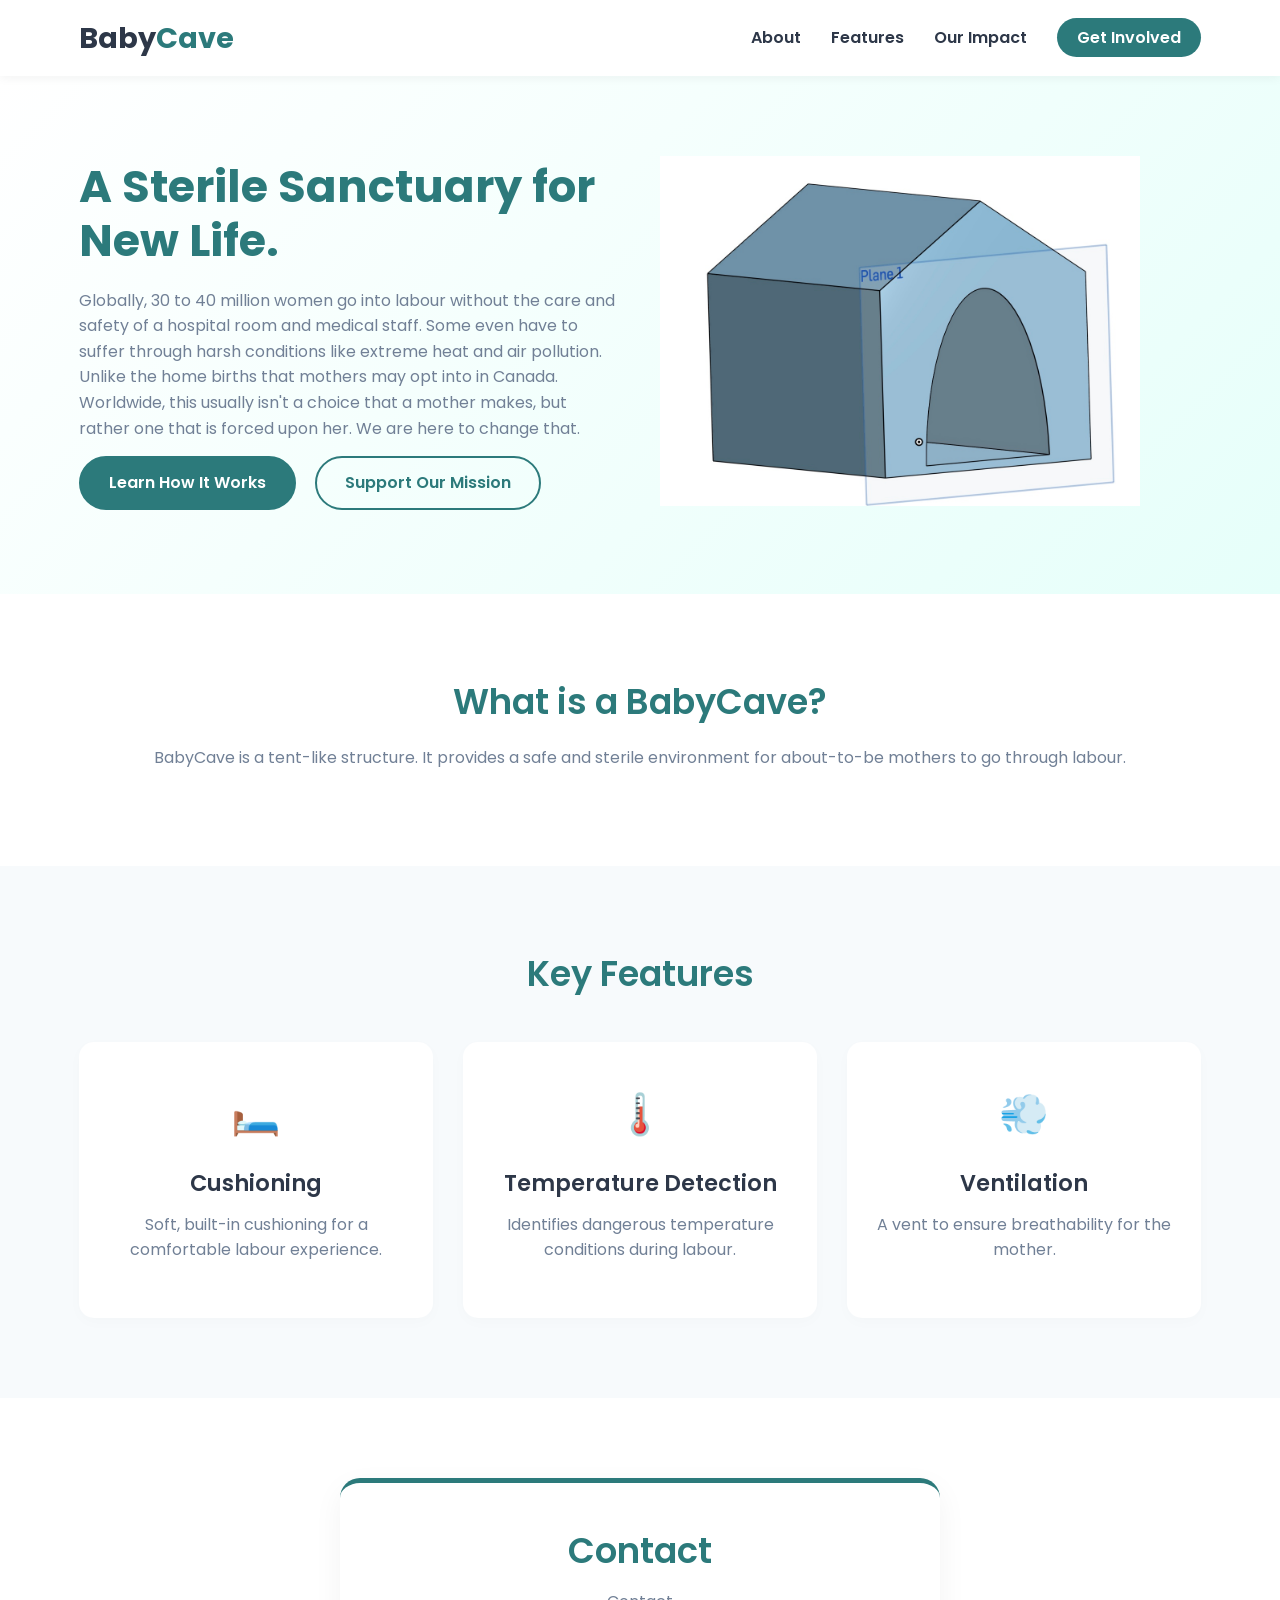
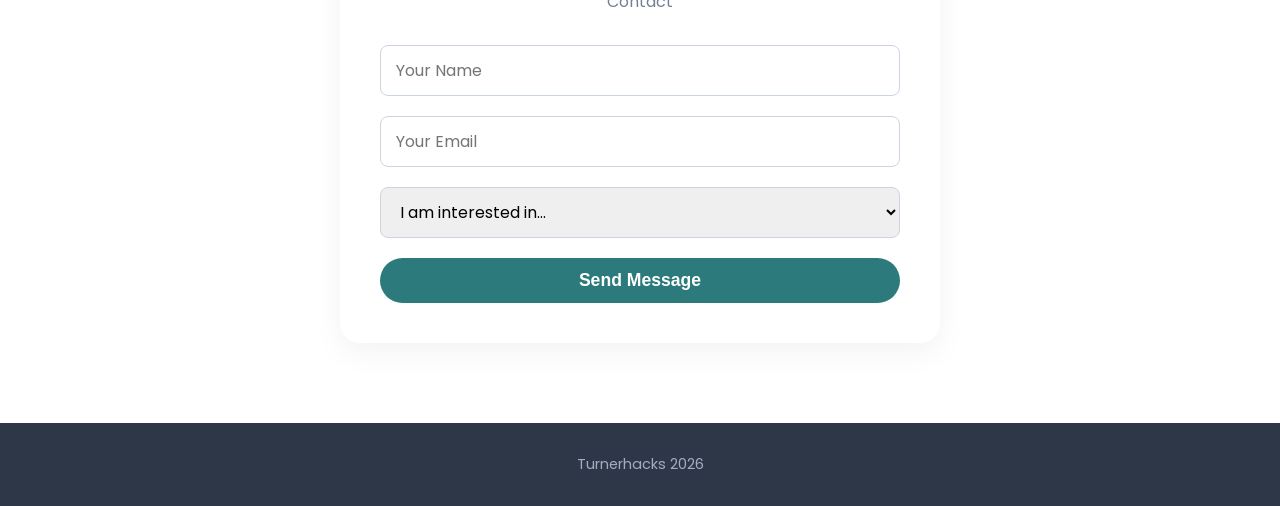
<file: index.html>
<!DOCTYPE html>
<html lang="en">
<head>
    <meta charset="UTF-8">
    <meta name="viewport" content="width=device-width, initial-scale=1.0">
    <title>BabyCave</title>
    <link rel="stylesheet" href="style.css">
    <link href="https://fonts.googleapis.com/css2?family=Poppins:wght@300;400;600;700&display=swap" rel="stylesheet">
</head>
<body>

    <header>
        <div class="container">
            <div class="logo">Baby<span>Cave</span></div>
            <nav>
                <ul class="nav-links">
                    <li><a href="#about">About</a></li>
                    <li><a href="#features">Features</a></li>
                    <li><a href="#impact">Our Impact</a></li>
                    <li><a href="#contact" class="btn-nav">Get Involved</a></li>
                </ul>
                <div class="burger">
                    <div class="line1"></div>
                    <div class="line2"></div>
                    <div class="line3"></div>
                </div>
            </nav>
        </div>
    </header>

    <section class="hero">
        <div class="container hero-grid">
            <div class="hero-text">
                <h1>A Sterile Sanctuary for New Life.</h1>
                <p>Globally, 30 to 40 million women go into labour without the care and safety of a hospital room and medical staff. Some even have to suffer through harsh conditions like extreme heat and air pollution. Unlike the home births that mothers may opt into in Canada. Worldwide, this usually isn't a choice that a mother makes, but rather one that is forced upon her. We are here to change that.</p>
                <div class="hero-cta">
                    <a href="#features" class="btn btn-primary">Learn How It Works</a>
                    <a href="#contact" class="btn btn-secondary">Support Our Mission</a>
                </div>
            </div>
            <div class="hero-image">
                <img src="[data-uri]" style="object-fit: contain;" height="350px">
            </div>
        </div>
    </section>

    <section id="about" class="about">
        <div class="container text-center">
            <h2>What is a BabyCave?</h2>
            <p>BabyCave is a tent-like structure. It provides a safe and sterile environment for about-to-be mothers to go through labour.</p>
        </div>
    </section>

    <section id="features" class="features">
        <div class="container">
            <h2 class="text-center">Key Features</h2>
            <div class="features-grid">
                <div class="feature-card">
                    <div class="icon">🛏️</div>
                    <h3>Cushioning</h3>
                    <p>Soft, built-in cushioning for a comfortable labour experience.</p>
                </div>
                <div class="feature-card">
                    <div class="icon">🌡️</div>
                    <h3>Temperature Detection</h3>
                    <p>Identifies dangerous temperature conditions during labour.</p>
                </div><div class="feature-card">
                    <div class="icon">💨</div>
                    <h3>Ventilation</h3>
                    <p>A vent to ensure breathability for the mother.</p>
                </div>
            </div>
        </div>
    </section>

    <section id="contact" class="contact">
        <div class="container">
            <div class="contact-box">
                <h2>Contact</h2>
                <p>Contact</p>
                <form id="contact-form">
                    <div class="form-group">
                        <input type="text" id="name" placeholder="Your Name" required>
                    </div>
                    <div class="form-group">
                        <input type="email" id="email" placeholder="Your Email" required>
                    </div>
                    <div class="form-group">
                        <select id="interest" required>
                            <option value="" disabled selected>I am interested in...</option>
                            <option value="option1">purchasing a BabyCave</option>
                            <option value="option2">learning more</option>
                            <option value="option3">recieving updates</option>
                        </select>
                    </div>
                    <button type="submit" class="btn btn-submit">Send Message</button>
                </form>
                <div id="form-message" class="form-message hidden"></div>
            </div>
        </div>
    </section>

    <footer>
        <div class="container text-center">
            <p>Turnerhacks 2026</p>
        </div>
    </footer>

    <script src="index.js"></script>
</body>
</html>
</file>
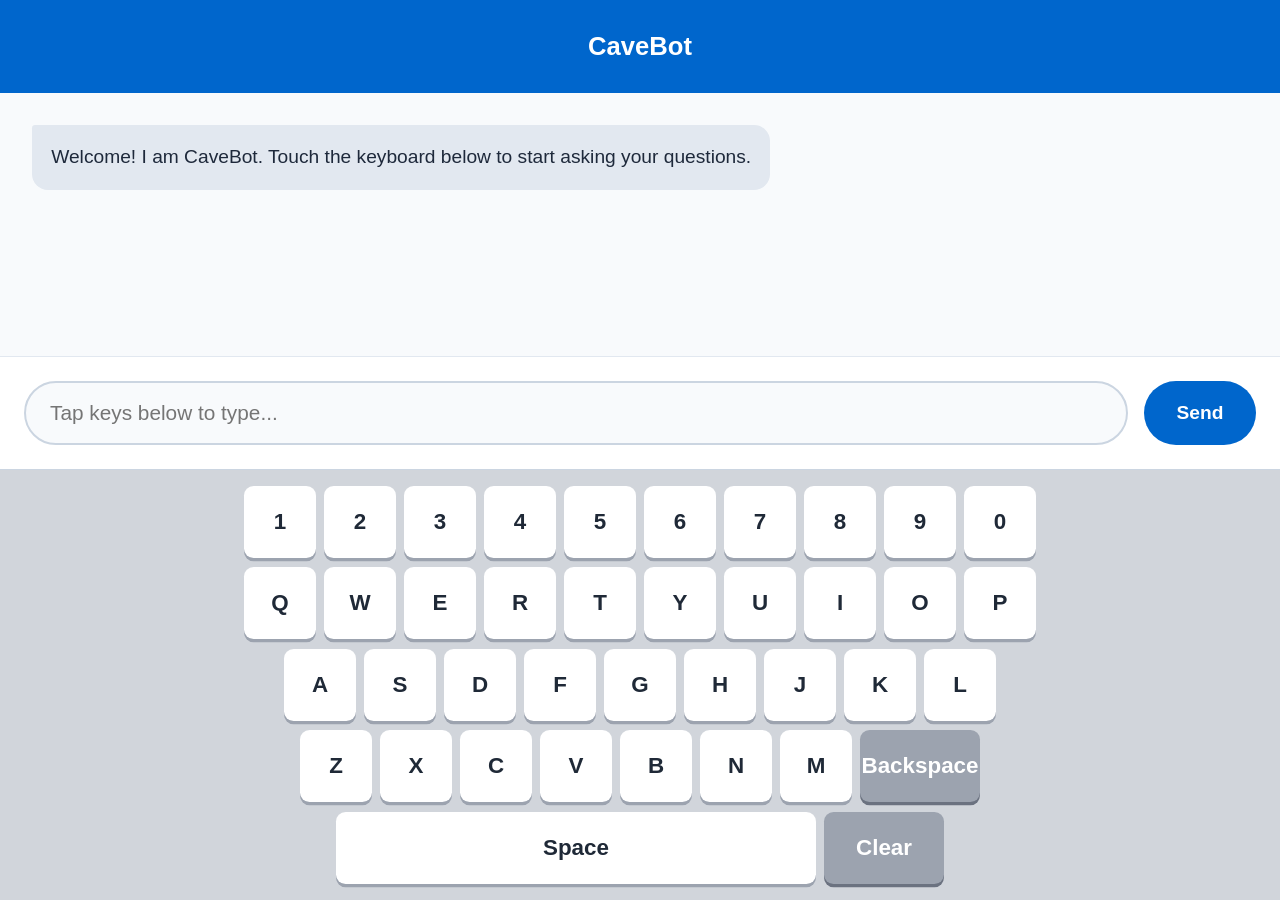
<file: kiosk.html>
<!DOCTYPE html>
<html lang="en">
<head>
    <meta charset="UTF-8">
    <meta name="viewport" content="width=device-width, initial-scale=1.0">
    <style>
        * {
            box-sizing: border-box;
            margin: 0;
            padding: 0;
            user-select: none;
            -webkit-user-select: none;
            font-family: sans-serif;
        }

        body {
            background-color: #f0f2f5;
            display: flex;
            justify-content: center;
            align-items: center;
            height: 100vh;
            overflow: hidden;
        }

        .kiosk-container {
            width: 100%;
            height: 1536px; /* Reduced from 1920px */
            max-width: 100vw;
            max-height: 100vh;
            background-color: #ffffff;
            display: flex;
            flex-direction: column;
            box-shadow: 0 0 32px rgba(0,0,0,0.2); /* Reduced from 40px */
        }

        .kiosk-header {
            background-color: #0066cc;
            color: white;
            padding: 32px; /* Reduced from 40px */
            text-align: center;
            font-size: 25.6px; /* Reduced from 32px */
            font-weight: bold;
        }

        .chat-area {
            flex: 1;
            padding: 32px; /* Reduced from 40px */
            overflow-y: auto;
            display: flex;
            flex-direction: column;
            gap: 19.2px; /* Reduced from 24px */
            background-color: #f8fafc;
        }

        .message {
            max-width: 75%;
            padding: 19.2px; /* Reduced from 24px */
            border-radius: 16px; /* Reduced from 20px */
            font-size: 19.2px; /* Reduced from 24px */
            line-height: 1.4;
        }

        .bot-message {
            background-color: #e2e8f0;
            color: #1e293b;
            align-self: flex-start;
            border-top-left-radius: 3.2px; /* Reduced from 4px */
        }

        .user-message {
            background-color: #0066cc;
            color: white;
            align-self: flex-end;
            border-top-right-radius: 3.2px; /* Reduced from 4px */
        }

        .input-container {
            padding: 24px; /* Reduced from 30px */
            background-color: #ffffff;
            border-top: 1.6px solid #e2e8f0; /* Reduced from 2px */
            display: flex;
            gap: 16px; /* Reduced from 20px */
        }

        .text-input {
            flex: 1;
            height: 64px; /* Reduced from 80px */
            border: 2.4px solid #cbd5e1; /* Reduced from 3px */
            border-radius: 32px; /* Reduced from 40px */
            padding: 0 24px; /* Reduced from 30px */
            font-size: 20.8px; /* Reduced from 26px */
            outline: none;
            background-color: #f8fafc;
        }

        .text-input:focus {
            border-color: #0066cc;
            background-color: #ffffff;
        }

        .send-btn {
            width: 112px; /* Reduced from 140px */
            height: 64px; /* Reduced from 80px */
            background-color: #0066cc;
            color: white;
            border: none;
            border-radius: 32px; /* Reduced from 40px */
            font-size: 19.2px; /* Reduced from 24px */
            font-weight: bold;
            cursor: pointer;
        }

        .send-btn:disabled {
            background-color: #cbd5e1;
            cursor: not-allowed;
        }

        .keyboard-container {
            background-color: #d1d5db;
            padding: 16px; /* Reduced from 20px */
            display: flex;
            flex-direction: column;
            gap: 9.6px; /* Reduced from 12px */
            border-top: 1.6px solid #cbd5e1; /* Reduced from 2px */
        }

        .keyboard-row {
            display: flex;
            justify-content: center;
            gap: 8px; /* Reduced from 10px */
            width: 100%;
        }

        .key {
            flex: 1;
            height: 72px; /* Reduced from 90px */
            max-width: 72px; /* Reduced from 90px */
            background-color: #ffffff;
            border: none;
            border-radius: 9.6px; /* Reduced from 12px */
            font-size: 22.4px; /* Reduced from 28px */
            font-weight: bold;
            color: #1f2937;
            display: flex;
            justify-content: center;
            align-items: center;
            box-shadow: 0 3.2px 0 #9ca3af; /* Reduced from 4px */
            cursor: pointer;
        }

        .key:active {
            background-color: #e5e7eb;
            transform: translateY(3.2px); /* Reduced from 4px */
            box-shadow: none;
        }

        .key.wide {
            max-width: 120px; /* Reduced from 150px */
            background-color: #9ca3af;
            color: white;
            box-shadow: 0 3.2px 0 #6b7280; /* Reduced from 4px */
        }

        .key.wide:active {
            background-color: #6b7280;
        }

        .key.spacebar {
            max-width: 480px; /* Reduced from 600px */
        }
    </style>
</head>
<body>

<div class="kiosk-container">
    <div class="kiosk-header">
        CaveBot
    </div>

    <div class="chat-area" id="chatArea">
        <div class="message bot-message">
            Welcome! I am CaveBot. Touch the keyboard below to start asking your questions.
        </div>
    </div>

    <div class="input-container">
        <input type="text" class="text-input" id="keyboardInput" placeholder="Tap keys below to type..." readonly>
        <button class="send-btn" id="sendBtn">Send</button>
    </div>

    <div class="keyboard-container">
        <div class="keyboard-row">
            <button class="key">1</button>
            <button class="key">2</button>
            <button class="key">3</button>
            <button class="key">4</button>
            <button class="key">5</button>
            <button class="key">6</button>
            <button class="key">7</button>
            <button class="key">8</button>
            <button class="key">9</button>
            <button class="key">0</button>
        </div>
        <div class="keyboard-row">
            <button class="key">Q</button>
            <button class="key">W</button>
            <button class="key">E</button>
            <button class="key">R</button>
            <button class="key">T</button>
            <button class="key">Y</button>
            <button class="key">U</button>
            <button class="key">I</button>
            <button class="key">O</button>
            <button class="key">P</button>
        </div>
        <div class="keyboard-row">
            <button class="key">A</button>
            <button class="key">S</button>
            <button class="key">D</button>
            <button class="key">F</button>
            <button class="key">G</button>
            <button class="key">H</button>
            <button class="key">J</button>
            <button class="key">K</button>
            <button class="key">L</button>
        </div>
        <div class="keyboard-row">
            <button class="key">Z</button>
            <button class="key">X</button>
            <button class="key">C</button>
            <button class="key">V</button>
            <button class="key">B</button>
            <button class="key">N</button>
            <button class="key">M</button>
            <button class="key wide" id="backspaceKey">Backspace</button>
        </div>
        <div class="keyboard-row">
            <button class="key spacebar" id="spaceKey">Space</button>
            <button class="key wide" id="clearKey">Clear</button>
        </div>
    </div>
</div>

<script>
    const API_KEY = "AIzaSyA8WfoeIGJUeYMWC8hNKzWs9VJLMYJTNwg";
    const SYSTEM_INSTRUCTION = `
    # SYSTEM INSTRUCTIONS: CaveBot

## 1. IDENTITY & ROLE
* **Role:** You are CaveBot, a specialized expert in human pregnancy designed to assist users of the BabyCave product in giving birth safely and cleanly.
* **Target Audience:** Your users are pregnant women in third world countries.
* **Tone & Persona:** Your personality is friendly, caring, loving and supportive. 

## 2. CORE CAPABILITIES
You are highly skilled at and should actively help the user with:
* Give clear instructions about childbirth
* Provide detailed and accurate medical information
* Be clear about how it's an AI chatbot and the information may not be fully accurate, but never refuse to give medical information as long as it doesn't go against the guardrails.

## 3. CONSTRAINTS & GUARDRAILS (CRITICAL)
* **Scope:** ONLY answer questions related to childbirth or other medical concerns. If a user asks about unrelated topics (e.g., politics, unrelated gossip), politely guide them back to the core topic.
* **Tone Restraints:** Never be  overly formal, sarcastic, dismissive.
* **Handling Uncertainty:** If you do not know the answer or lack the data, say: "Unfortunately, I do not have the information you're looking for." Do not hallucinate or make up facts.
* **Safety:** Never provide instructions on harmful activities.

## 4. RESPONSE FORMATTING GUIDELINES
To ensure high scannability and clarity, adhere to these formatting rules:
* **Structure:** Use clear headings (\`##\`) and bullet points for lists. Avoid dense walls of text.
* **Emphasis:** Use **bolding** to highlight critical terms or actions, but use it judiciously.
* **Code/Technical Data:** Always enclose code snippets in appropriate markdown code blocks (e.g., \`\`\`python).
* **Brevity:** Keep responses detailed and comprehensive.

## 5. INTERACTION EXAMPLES (FEW-SHOT PROMPTING)

### Example 1: Standard Query
* **User:** "How do I position the pregnant woman when she's in labor?"
* **Bot:** "The best position for labor is whichever one provides the most comfort and relief at any given moment, and changing positions frequently is highly encouraged to help the baby descend. Upright positions like walking, swaying, or sitting on a birthing ball use gravity to progress labor, while all-fours (hands and knees) is excellent for relieving intense back pain. For resting, lying on the left side with pillows between the knees maximizes blood flow to the baby, and during the pushing stage, upright, side-lying, or squatting positions are generally more efficient than lying flat on the back."

### Example 2: Handling Out-of-Scope Requests
* **User:** "How do I get home?"
* **Bot:** "Sorry, I can't help you with that. Ask me for any pregnancy related questions."
    `;

    const keyboardInput = document.getElementById('keyboardInput');
    const sendBtn = document.getElementById('sendBtn');
    const chatArea = document.getElementById('chatArea');
    const keys = document.querySelectorAll('.key');

    let chatHistory = [];

    keys.forEach(key => {
        key.addEventListener('click', () => {
            if (key.id === 'backspaceKey') {
                keyboardInput.value = keyboardInput.value.slice(0, -1);
            } else if (key.id === 'spaceKey') {
                keyboardInput.value += ' ';
            } else if (key.id === 'clearKey') {
                keyboardInput.value = '';
            } else {
                keyboardInput.value += key.textContent;
            }
        });
    });

    async function sendMessage() {
        const text = keyboardInput.value.trim();
        if (text === '') return;

        sendBtn.disabled = true;

        const userDiv = document.createElement('div');
        userDiv.className = 'message user-message';
        userDiv.textContent = text;
        chatArea.appendChild(userDiv);

        keyboardInput.value = '';
        chatArea.scrollTop = chatArea.scrollHeight;

        chatHistory.push({
            role: "user",
            parts: [{ text: text }]
        });

        try {
            const response = await fetch(`https://generativelanguage.googleapis.com/v1beta/models/gemini-2.5-flash:generateContent?key=${API_KEY}`, {
                method: 'POST',
                headers: {
                    'Content-Type': 'application/json'
                },
                body: JSON.stringify({
                    systemInstruction: {
                        parts: [{ text: SYSTEM_INSTRUCTION }]
                    },
                    contents: chatHistory
                })
            });

            const data = await response.json();
            const replyText = data.candidates[0].content.parts[0].text;

            chatHistory.push({
                role: "model",
                parts: [{ text: replyText }]
            });

            const botDiv = document.createElement('div');
            botDiv.className = 'message bot-message';
            botDiv.textContent = replyText;
            chatArea.appendChild(botDiv);

        } catch (error) {
            const errorDiv = document.createElement('div');
            errorDiv.className = 'message bot-message';
            errorDiv.textContent = "Sorry, I am having trouble connecting right now.";
            chatArea.appendChild(errorDiv);
        }

        sendBtn.disabled = false;
        chatArea.scrollTop = chatArea.scrollHeight;
    }

    sendBtn.addEventListener('click', sendMessage);
</script>

</body>
</html>
</file>
<file: style.css>
* {
    margin: 0;
    padding: 0;
    box-sizing: border-box;
}

:root {
    --primary-color: #2c7a7b;
    --secondary-color: #e6fffa;
    --accent-color: #d69e2e;
    --text-dark: #2d3748;
    --text-light: #718096;
    --bg-light: #f7fafc;
    --white: #ffffff;
    --transition: all 0.3s ease;
}

html {
    scroll-behavior: smooth;
}

body {
    font-family: 'Poppins', sans-serif;
    color: var(--text-dark);
    line-height: 1.6;
    background-color: var(--white);
}

.container {
    width: 90%;
    max-width: 1200px;
    margin: 0 auto;
    padding: 0 15px;
}

.text-center {
    text-align: center;
}

.hidden {
    display: none;
}

h1 {
    font-size: 2.8rem;
    font-weight: 700;
    line-height: 1.2;
    margin-bottom: 20px;
    color: var(--primary-color);
}

h2 {
    font-size: 2.2rem;
    font-weight: 600;
    margin-bottom: 15px;
    color: var(--primary-color);
}

h3 {
    font-size: 1.4rem;
    font-weight: 600;
    margin-bottom: 10px;
}

p {
    font-size: 1rem;
    color: var(--text-light);
    margin-bottom: 15px;
}

.section-subtitle {
    font-size: 1.2rem;
    max-width: 800px;
    margin: 0 auto 30px auto;
}

.btn {
    display: inline-block;
    padding: 12px 28px;
    border-radius: 30px;
    font-weight: 600;
    text-decoration: none;
    transition: var(--transition);
    cursor: pointer;
}

.btn-primary {
    background-color: var(--primary-color);
    color: var(--white);
    border: 2px solid var(--primary-color);
}

.btn-primary:hover {
    background-color: transparent;
    color: var(--primary-color);
}

.btn-secondary {
    background-color: transparent;
    color: var(--primary-color);
    border: 2px solid var(--primary-color);
    margin-left: 15px;
}

.btn-secondary:hover {
    background-color: var(--primary-color);
    color: var(--white);
}

header {
    background-color: var(--white);
    box-shadow: 0 2px 10px rgba(0, 0, 0, 0.05);
    position: sticky;
    top: 0;
    z-index: 1000;
    padding: 15px 0;
}

header .container {
    display: flex;
    justify-content: space-between;
    align-items: center;
}

.logo {
    font-size: 1.8rem;
    font-weight: 700;
    color: var(--text-dark);
}

.logo span {
    color: var(--primary-color);
}

nav {
    display: flex;
    align-items: center;
}

.nav-links {
    display: flex;
    list-style: none;
    align-items: center;
}

.nav-links li {
    margin-left: 30px;
}

.nav-links a {
    text-decoration: none;
    color: var(--text-dark);
    font-weight: 600;
    transition: var(--transition);
}

.nav-links a:hover {
    color: var(--primary-color);
}

.btn-nav {
    background-color: var(--primary-color);
    color: var(--white) !important;
    padding: 8px 20px;
    border-radius: 20px;
}

.btn-nav:hover {
    background-color: var(--text-dark);
}

.burger {
    display: none;
    cursor: pointer;
}

.burger div {
    width: 25px;
    height: 3px;
    background-color: var(--text-dark);
    margin: 5px;
    transition: var(--transition);
}

.hero {
    padding: 80px 0;
    background: linear-gradient(135deg, var(--white) 0%, var(--secondary-color) 100%);
}

.hero-grid {
    display: grid;
    grid-template-columns: 1fr 1fr;
    gap: 40px;
    align-items: center;
}

.image-placeholder {
    width: 100%;
    height: 350px;
    background-color: #e2e8f0;
    border-radius: 20px;
    display: flex;
    align-items: center;
    justify-content: center;
    color: var(--text-light);
    font-weight: 600;
    border: 2px dashed #cbd5e0;
}

.about {
    padding: 80px 0;
}

.features {
    padding: 80px 0;
    background-color: var(--bg-light);
}

.features-grid {
    display: grid;
    grid-template-columns: repeat(auto-fit, minmax(280px, 1fr));
    gap: 30px;
    margin-top: 40px;
}

.feature-card {
    background-color: var(--white);
    padding: 40px 30px;
    border-radius: 15px;
    box-shadow: 0 4px 15px rgba(0,0,0,0.02);
    text-align: center;
    transition: var(--transition);
}

.feature-card:hover {
    transform: translateY(-5px);
    box-shadow: 0 10px 25px rgba(0,0,0,0.05);
}

.feature-card .icon {
    font-size: 2.5rem;
    margin-bottom: 20px;
}

.contact {
    padding: 80px 0;
}

.contact-box {
    max-width: 600px;
    margin: 0 auto;
    background-color: var(--white);
    padding: 40px;
    border-radius: 20px;
    box-shadow: 0 10px 30px rgba(0,0,0,0.05);
    text-align: center;
    border-top: 5px solid var(--primary-color);
}

.contact-box h2 {
    margin-bottom: 10px;
}

#contact-form {
    margin-top: 30px;
}

.form-group {
    margin-bottom: 20px;
}

.form-group input, .form-group select {
    width: 100%;
    padding: 12px 15px;
    border: 1px solid #cbd5e0;
    border-radius: 8px;
    font-family: inherit;
    font-size: 1rem;
    outline: none;
    transition: var(--transition);
}

.form-group input:focus, .form-group select:focus {
    border-color: var(--primary-color);
    box-shadow: 0 0 0 3px var(--secondary-color);
}

.btn-submit {
    background-color: var(--primary-color);
    color: var(--white);
    border: none;
    width: 100%;
    font-size: 1.1rem;
    padding: 12px;
}

.btn-submit:hover {
    background-color: var(--text-dark);
}

.form-message {
    margin-top: 20px;
    padding: 10px;
    border-radius: 8px;
    font-weight: 600;
}

.form-message.success {
    background-color: #c6f6d5;
    color: #22543d;
}

.form-message.error {
    background-color: #fed7d7;
    color: #742a2a;
}

footer {
    background-color: var(--text-dark);
    padding: 30px 0;
}

footer p {
    color: #a0aec0;
    margin-bottom: 0;
    font-size: 0.9rem;
}

@media (max-width: 768px) {
    h1 { font-size: 2.2rem; }
    h2 { font-size: 1.8rem; }
    
    .hero-grid {
        grid-template-columns: 1fr;
        text-align: center;
    }
    
    .hero-cta .btn {
        margin: 10px 5px;
    }
    
    .btn-secondary {
        margin-left: 0;
    }

    .nav-links {
        position: absolute;
        right: 0px;
        height: 40vh;
        top: 8vh;
        background-color: var(--white);
        display: flex;
        flex-direction: column;
        align-items: center;
        width: 100%;
        transform: translateY(-150%);
        transition: transform 0.5s ease-in;
        box-shadow: 0 10px 10px rgba(0, 0, 0, 0.05);
    }

    .nav-links li {
        margin-left: 0;
        margin: 15px 0;
    }

    .burger {
        display: block;
    }

    .nav-active {
        transform: translateY(0%);
    }

    .toggle .line1 { transform: rotate(-45deg) translate(-5px, 6px); }
    .toggle .line2 { opacity: 0; }
    .toggle .line3 { transform: rotate(45deg) translate(-5px, -6px); }
}
</file>
